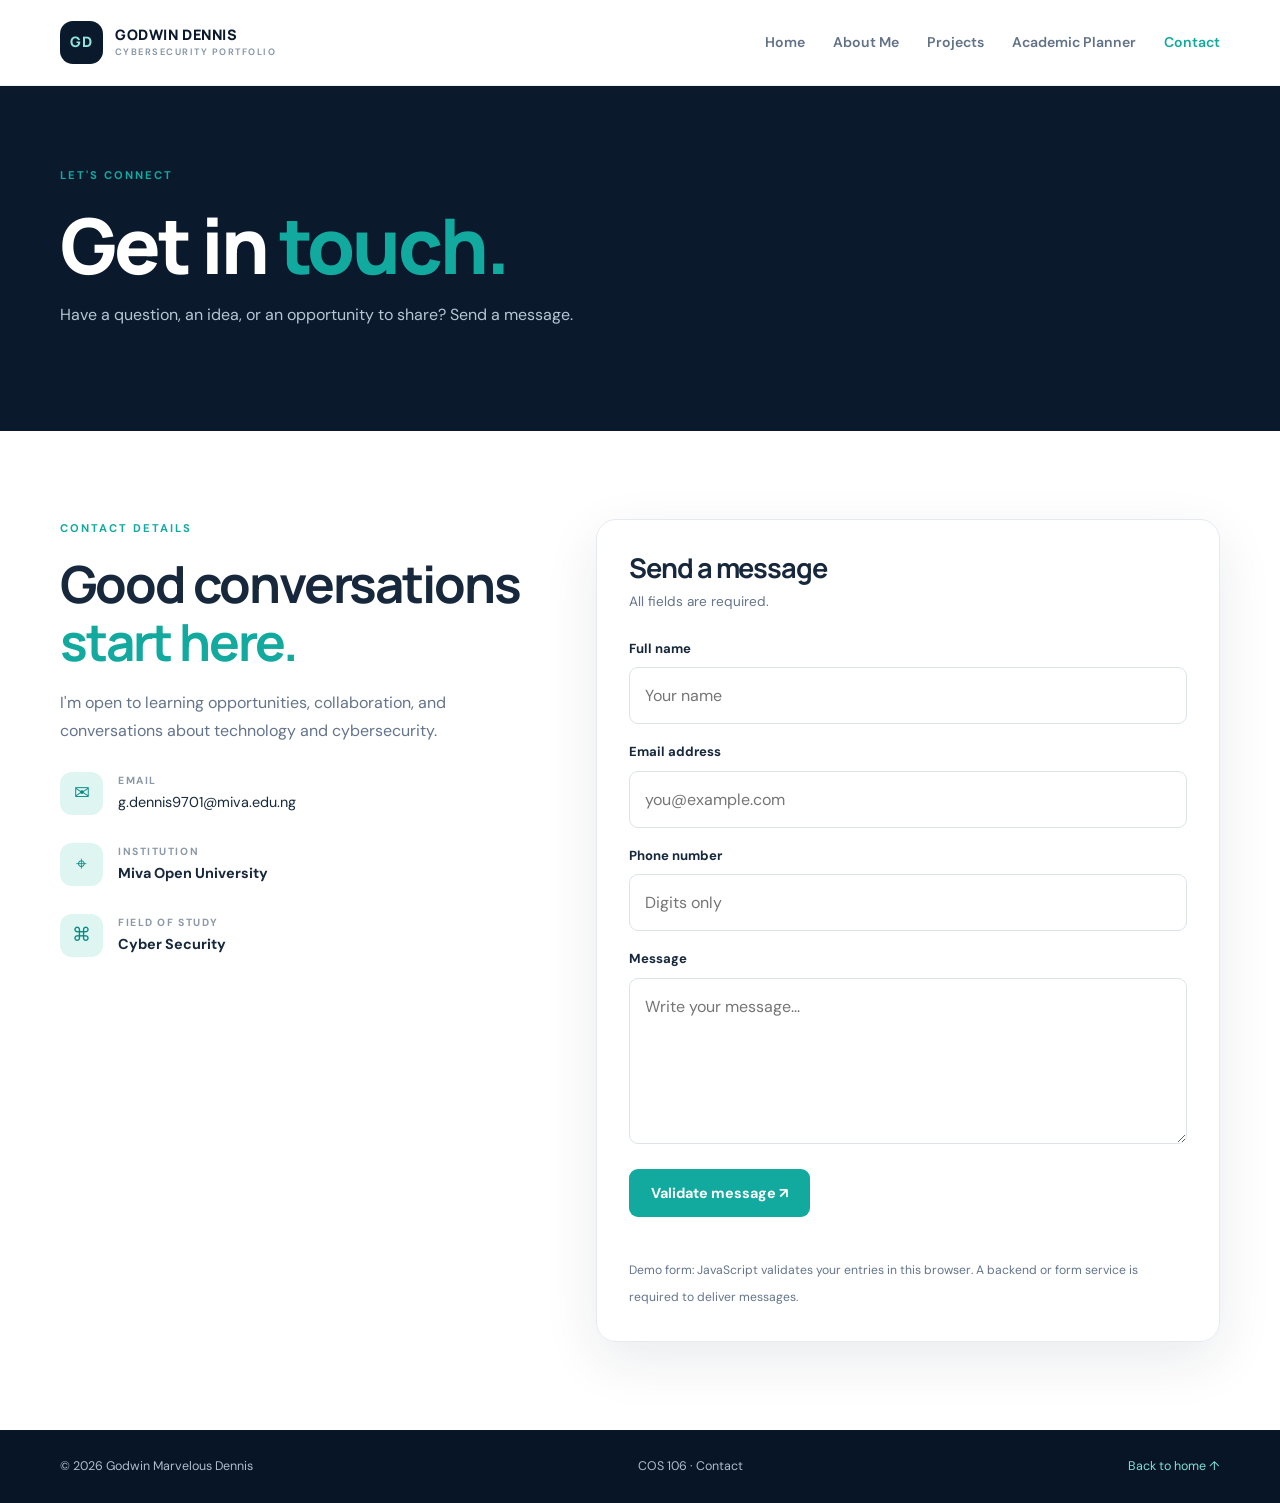
<file: contact.html>
<!DOCTYPE html><html lang="en"><head><meta charset="UTF-8"><meta name="viewport" content="width=device-width, initial-scale=1.0"><title>Contact | Godwin Dennis</title><link rel="stylesheet" href="styles.css"><script src="script.js" defer></script></head><body><header class="site-header"><a class="brand" href="index.html"><span class="brand-mark">GD</span><span>GODWIN DENNIS<small>CYBERSECURITY PORTFOLIO</small></span></a><button class="menu-toggle" aria-label="Toggle navigation" aria-expanded="false">☰</button><nav class="nav"><a href="index.html">Home</a><a href="about.html">About Me</a><a href="projects.html">Projects</a><a href="planner.html">Academic Planner</a><a class="active" href="contact.html">Contact</a></nav></header><main><section class="page-hero"><div class="container"><p class="eyebrow">LET'S CONNECT</p><h1>Get in <span>touch.</span></h1><p>Have a question, an idea, or an opportunity to share? Send a message.</p></div></section><section class="section container contact-layout"><div class="contact-copy"><p class="eyebrow">CONTACT DETAILS</p><h2>Good conversations<br><span>start here.</span></h2><p>I'm open to learning opportunities, collaboration, and conversations about technology and cybersecurity.</p><div class="contact-detail"><span>✉</span><div><small>EMAIL</small><a href="mailto:g.dennis9701@miva.edu.ng">g.dennis9701@miva.edu.ng</a></div></div><div class="contact-detail"><span>⌖</span><div><small>INSTITUTION</small><strong>Miva Open University</strong></div></div><div class="contact-detail"><span>⌘</span><div><small>FIELD OF STUDY</small><strong>Cyber Security</strong></div></div></div><form id="contact-form" class="contact-form" novalidate><div class="form-heading"><h2>Send a message</h2><p>All fields are required.</p></div><div class="field"><label for="name">Full name</label><input id="name" name="name" type="text" placeholder="Your name" required></div><div class="field"><label for="email">Email address</label><input id="email" name="email" type="email" placeholder="you@example.com" required></div><div class="field"><label for="phone">Phone number</label><input id="phone" name="phone" type="tel" inputmode="numeric" placeholder="Digits only" required></div><div class="field"><label for="message">Message</label><textarea id="message" name="message" rows="5" placeholder="Write your message..." required></textarea></div><button class="btn btn-primary" type="submit">Validate message ↗</button><p id="contact-feedback" class="form-feedback" role="status" aria-live="polite"></p><small class="muted">Demo form: JavaScript validates your entries in this browser. A backend or form service is required to deliver messages.</small></form></section></main><footer class="footer"><div class="container footer-inner"><span>© <span data-year></span> Godwin Marvelous Dennis</span><span>COS 106 · Contact</span><a href="index.html">Back to home ↑</a></div></footer></body></html>
</file>
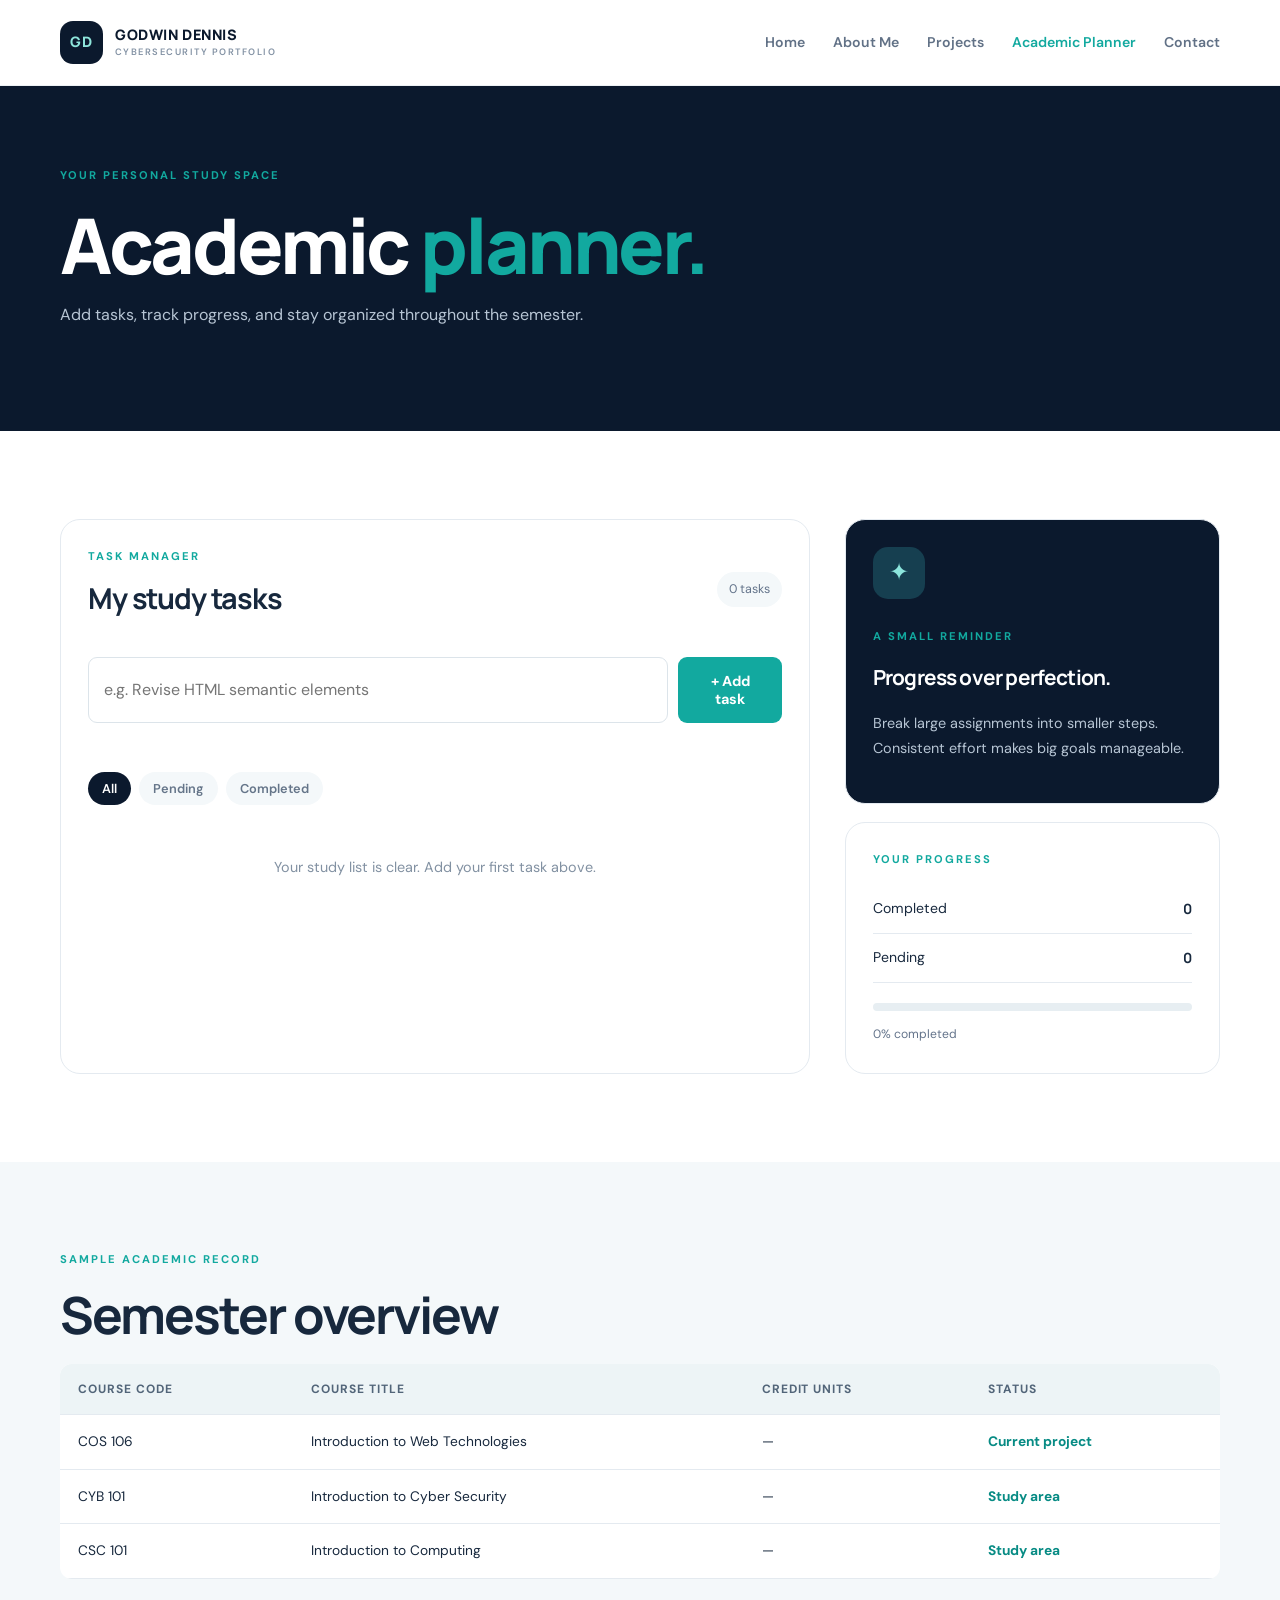
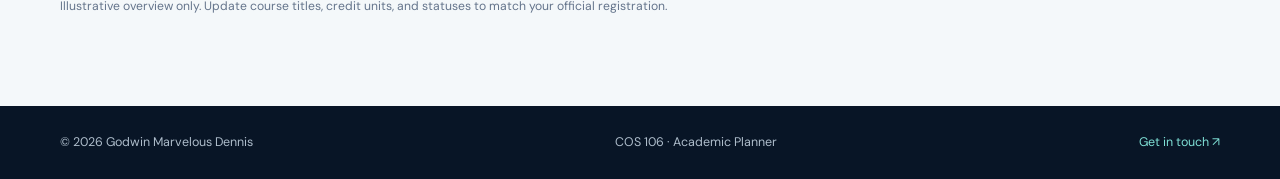
<file: planner.html>
<!DOCTYPE html><html lang="en"><head><meta charset="UTF-8"><meta name="viewport" content="width=device-width, initial-scale=1.0"><title>Academic Planner | Godwin Dennis</title><link rel="stylesheet" href="styles.css"><script src="script.js" defer></script></head><body><header class="site-header"><a class="brand" href="index.html"><span class="brand-mark">GD</span><span>GODWIN DENNIS<small>CYBERSECURITY PORTFOLIO</small></span></a><button class="menu-toggle" aria-label="Toggle navigation" aria-expanded="false">☰</button><nav class="nav"><a href="index.html">Home</a><a href="about.html">About Me</a><a href="projects.html">Projects</a><a class="active" href="planner.html">Academic Planner</a><a href="contact.html">Contact</a></nav></header><main><section class="page-hero"><div class="container"><p class="eyebrow">YOUR PERSONAL STUDY SPACE</p><h1>Academic <span>planner.</span></h1><p>Add tasks, track progress, and stay organized throughout the semester.</p></div></section><section class="section container planner-layout"><div class="planner-main"><div class="planner-top"><div><p class="eyebrow">TASK MANAGER</p><h2>My study tasks</h2></div><span class="task-count" id="task-count">0 tasks</span></div><form id="task-form" class="task-form"><label class="sr-only" for="task-input">New academic task</label><input id="task-input" type="text" placeholder="e.g. Revise HTML semantic elements" maxlength="120" required><button class="btn btn-primary" type="submit">+ Add task</button></form><p class="form-feedback" id="task-feedback" aria-live="polite"></p><div class="task-filters" role="group" aria-label="Filter tasks"><button class="filter-btn active" data-filter="all" type="button">All</button><button class="filter-btn" data-filter="active" type="button">Pending</button><button class="filter-btn" data-filter="completed" type="button">Completed</button></div><ul class="task-list" id="task-list" aria-live="polite"><li class="empty-state">Your study list is clear. Add your first task above.</li></ul></div><aside class="planner-aside"><div class="planner-note"><span class="feature-icon">✦</span><p class="eyebrow">A SMALL REMINDER</p><h3>Progress over perfection.</h3><p>Break large assignments into smaller steps. Consistent effort makes big goals manageable.</p></div><div class="planner-stats"><p class="eyebrow">YOUR PROGRESS</p><div class="stat-row"><span>Completed</span><strong id="completed-count">0</strong></div><div class="stat-row"><span>Pending</span><strong id="pending-count">0</strong></div><div class="progress-track"><i id="progress-bar"></i></div><small id="progress-label">0% completed</small></div></aside></section><section class="section soft-section"><div class="container"><p class="eyebrow">SAMPLE ACADEMIC RECORD</p><h2>Semester overview</h2><div class="table-wrap"><table><thead><tr><th>Course code</th><th>Course title</th><th>Credit units</th><th>Status</th></tr></thead><tbody><tr><td>COS 106</td><td>Introduction to Web Technologies</td><td>—</td><td><span class="table-status">Current project</span></td></tr><tr><td>CYB 101</td><td>Introduction to Cyber Security</td><td>—</td><td><span class="table-status">Study area</span></td></tr><tr><td>CSC 101</td><td>Introduction to Computing</td><td>—</td><td><span class="table-status">Study area</span></td></tr></tbody></table></div><small class="muted">Illustrative overview only. Update course titles, credit units, and statuses to match your official registration.</small></div></section></main><footer class="footer"><div class="container footer-inner"><span>© <span data-year></span> Godwin Marvelous Dennis</span><span>COS 106 · Academic Planner</span><a href="contact.html">Get in touch ↗</a></div></footer></body></html>
</file>
<file: styles.css>
@import url('https://fonts.googleapis.com/css2?family=DM+Sans:wght@400;500;600;700&family=Manrope:wght@400;500;600;700;800&display=swap');
:root{--navy:#0b192d;--navy2:#122740;--teal:#12a99f;--mint:#dff5f1;--ink:#17283d;--muted:#64748b;--line:#e4eaf0;--paper:#fff;--soft:#f4f8fa;--radius:20px;--shadow:0 18px 55px rgba(13,34,56,.09)}*{box-sizing:border-box}html{scroll-behavior:smooth}body{margin:0;font-family:'DM Sans',sans-serif;color:var(--ink);background:var(--paper);line-height:1.7}h1,h2,h3,.brand{font-family:Manrope,sans-serif;line-height:1.15;letter-spacing:-.04em}h1{font-size:clamp(3rem,7vw,5.8rem);margin:15px 0 22px;font-weight:800}h2{font-size:clamp(2rem,4vw,3.25rem);margin:10px 0 18px}h3{font-size:1.3rem}p{margin:0 0 16px}.container{width:min(1160px,calc(100% - 48px));margin:auto}.site-header{height:86px;display:flex;align-items:center;justify-content:space-between;padding:0 max(24px,calc((100vw - 1160px)/2));background:#fff;border-bottom:1px solid #edf1f4;position:sticky;top:0;z-index:20}.brand{display:flex;align-items:center;gap:12px;text-decoration:none;color:var(--navy);font-weight:800;font-size:.9rem;letter-spacing:.04em}.brand small{display:block;font:600 .58rem 'DM Sans',sans-serif;color:#8392a4;letter-spacing:.16em;margin-top:3px}.brand-mark{display:grid;place-items:center;width:43px;height:43px;border-radius:13px;background:var(--navy);color:#8ee5db;font-size:.9rem}.nav{display:flex;gap:28px;align-items:center}.nav a{font-size:.88rem;font-weight:600;text-decoration:none;color:#617186;transition:.2s}.nav a:hover,.nav a.active{color:var(--teal)}.menu-toggle{display:none;border:0;background:none;font-size:1.6rem;color:var(--navy)}.hero{display:grid;grid-template-columns:1.08fr .92fr;align-items:center;gap:65px;padding-top:80px;padding-bottom:100px;min-height:650px}.eyebrow,.mini-label{font-size:.7rem;letter-spacing:.18em;font-weight:700;color:var(--teal)}.hero h1 span,.page-hero h1 span,.about-content h2 span,.contact-copy h2 span,.media-layout h2 span{color:var(--teal)}.lead{font-size:1.12rem;line-height:1.9;color:#607086;max-width:610px}.lead strong{color:var(--ink)}.actions{display:flex;gap:13px;flex-wrap:wrap;margin:30px 0}.btn{display:inline-flex;align-items:center;justify-content:center;gap:15px;padding:14px 21px;border-radius:9px;font:700 .9rem 'DM Sans',sans-serif;text-decoration:none;border:1px solid transparent;cursor:pointer;transition:transform .2s,background .2s}.btn:hover{transform:translateY(-2px)}.btn-primary{background:var(--teal);color:#fff}.btn-primary:hover{background:#078b84}.btn-outline{border-color:#d9e2e9;color:var(--ink);background:#fff}.hero-meta{display:flex;gap:24px;flex-wrap:wrap;color:#8391a2;font-size:.78rem}.dot{display:inline-block;width:7px;height:7px;border-radius:50%;background:#1dbb8b;margin-right:8px}.hero-visual{position:relative;min-height:470px;display:grid;place-items:center}.image-frame{width:min(390px,85%);aspect-ratio:1;border-radius:34px;padding:13px;background:linear-gradient(140deg,#d9f4ef,#eaf0f7);box-shadow:var(--shadow);transform:rotate(3deg);z-index:2}.image-frame img{width:100%;height:100%;object-fit:cover;border-radius:25px}.floating-card{position:absolute;z-index:3;bottom:48px;left:0;background:#fff;padding:16px 20px;border-radius:14px;box-shadow:var(--shadow);display:flex;align-items:center;gap:12px}.floating-card strong,.floating-card small{display:block}.floating-card strong{font-size:.78rem}.floating-card small{font-size:.7rem;color:var(--muted)}.status-icon{display:grid;place-items:center;width:38px;height:38px;border-radius:11px;background:var(--mint);color:#078b84;font-size:1.2rem}.orbit{position:absolute;border:1px solid #dcece9;border-radius:50%;width:460px;height:460px}.orbit-two{width:520px;height:520px;border-style:dashed}.section{padding-top:88px;padding-bottom:88px}.dark-band{background:var(--navy);color:#fff}.intro-grid{display:grid;grid-template-columns:1fr 1fr;gap:70px;align-items:center}.dark-band h2{font-size:2.6rem}.dark-band h2 span{color:#6ed7cd}.dark-band p:not(.eyebrow){color:#b7c5d4}.text-link{display:inline-flex;gap:12px;color:var(--teal);font-weight:700;text-decoration:none;font-size:.9rem;margin-top:10px}.section-heading{display:flex;align-items:end;justify-content:space-between;gap:25px;margin-bottom:35px}.section-heading>p{color:var(--muted);max-width:340px}.feature-grid{display:grid;grid-template-columns:repeat(3,1fr);gap:20px}.feature-card,.info-card{border:1px solid var(--line);border-radius:var(--radius);padding:28px;background:#fff;position:relative}.feature-number{position:absolute;right:25px;top:25px;color:#c5d0da;font-size:.8rem;font-weight:700}.feature-icon{display:grid;place-items:center;width:52px;height:52px;background:var(--mint);color:#078b84;border-radius:15px;font-size:1.5rem;margin-bottom:28px}.feature-card p,.info-card p{color:var(--muted);font-size:.92rem}.callout{display:flex;justify-content:space-between;align-items:center;gap:25px;background:var(--soft);border-radius:24px;margin-bottom:80px;padding:42px 48px}.callout h2{font-size:2.2rem}.callout p:not(.eyebrow){color:var(--muted);max-width:590px}.footer{background:#081526;color:#aebdcb;padding:26px 0;font-size:.78rem}.footer-inner{display:flex;justify-content:space-between;gap:20px;flex-wrap:wrap}.footer a{color:#7fe0d6;text-decoration:none}.page-hero{background:var(--navy);color:#fff;padding:80px 0 86px}.page-hero h1{font-size:clamp(3rem,6vw,4.8rem);margin:12px 0}.page-hero p:not(.eyebrow){color:#b7c5d4;max-width:620px}.about-layout{display:grid;grid-template-columns:.75fr 1.25fr;gap:70px;align-items:start}.about-photo{border-radius:24px;overflow:hidden;box-shadow:var(--shadow);background:var(--soft);position:sticky;top:120px}.about-photo img{display:block;width:100%}.about-content>p:not(.eyebrow){color:#5d6e81}.vision-box{margin-top:25px;padding:23px 25px;background:var(--mint);border-left:4px solid var(--teal);border-radius:0 13px 13px 0}.vision-box p{font-family:Manrope,sans-serif;font-weight:700;font-size:1.05rem;margin:8px 0 0}.soft-section{background:var(--soft)}.two-column{display:grid;grid-template-columns:1fr 1fr;gap:20px}.info-card h3{margin:13px 0}.skills-grid{display:grid;grid-template-columns:1fr 1fr;gap:25px 40px}.skill-item>span{font-weight:700;font-size:.9rem}.skill-track,.progress-track{height:8px;background:#e7eef2;border-radius:99px;margin-top:10px;overflow:hidden}.skill-track i,.progress-track i{display:block;height:100%;background:var(--teal);border-radius:99px}.interests{margin-top:50px}.tag-list,.project-tags{display:flex;gap:10px;flex-wrap:wrap;padding:0;list-style:none}.tag-list li,.project-tags span{padding:8px 13px;background:var(--mint);color:#087e78;border-radius:30px;font-size:.78rem;font-weight:600}.notice{background:#eff8f7;border:1px solid #ccebe6;padding:17px 20px;border-radius:12px;color:#49636a;margin-bottom:30px;font-size:.9rem}.project-grid{display:grid;grid-template-columns:repeat(3,1fr);gap:22px}.project-card{border:1px solid var(--line);border-radius:20px;overflow:hidden;background:#fff;transition:.25s}.project-card:hover{transform:translateY(-5px);box-shadow:var(--shadow)}.project-card>img{display:block;width:100%;aspect-ratio:1.73;object-fit:cover}.project-body{padding:24px}.project-body h2{font-size:1.35rem;margin:12px 0}.project-body p{color:var(--muted);font-size:.88rem}.project-tags{margin:18px 0}.project-tags span{font-size:.7rem}.media-layout{display:grid;grid-template-columns:.85fr 1.15fr;gap:55px;align-items:center}.media-layout>div>p:not(.eyebrow){color:var(--muted)}.video-frame{background:#fff;padding:12px;border-radius:18px;box-shadow:var(--shadow)}.video-frame video{display:block;width:100%;border-radius:12px;background:#0b192d}.video-frame small{display:block;color:var(--muted);padding:9px 4px 0;font-size:.7rem}.planner-layout{display:grid;grid-template-columns:1.6fr .8fr;gap:35px}.planner-main,.planner-stats,.planner-note{border:1px solid var(--line);border-radius:20px;padding:27px;background:#fff}.planner-top{display:flex;justify-content:space-between;align-items:center}.planner-top h2{font-size:1.8rem}.task-count{font-size:.78rem;color:var(--muted);background:var(--soft);padding:7px 12px;border-radius:30px}.task-form{display:flex;gap:10px;margin:24px 0 6px}.task-form input,.field input,.field textarea{width:100%;padding:14px 15px;border:1px solid #dce4ea;border-radius:9px;font:inherit;color:var(--ink);background:#fff;outline:none}.task-form input:focus,.field input:focus,.field textarea:focus{border-color:var(--teal);box-shadow:0 0 0 3px rgba(18,169,159,.1)}.task-filters{display:flex;gap:8px;margin:20px 0}.filter-btn{border:0;background:var(--soft);padding:8px 14px;border-radius:30px;color:#657589;font:600 .8rem 'DM Sans';cursor:pointer}.filter-btn.active{background:var(--navy);color:#fff}.task-list{list-style:none;padding:0;margin:0}.task-item{display:flex;align-items:center;gap:12px;padding:15px 2px;border-bottom:1px solid #edf1f4}.task-item:last-child{border-bottom:0}.task-item input{accent-color:var(--teal);width:18px;height:18px}.task-text{flex:1;overflow-wrap:anywhere}.task-item.completed .task-text{text-decoration:line-through;color:#96a3b1}.delete-task{border:0;background:#fff1f0;color:#c34d45;border-radius:8px;padding:7px 10px;cursor:pointer}.empty-state{color:#8291a2;text-align:center;padding:30px 10px;font-size:.9rem}.planner-aside{display:flex;flex-direction:column;gap:18px}.planner-note{background:var(--navy);color:#fff}.planner-note .feature-icon{background:#163f50;color:#8ce6dd}.planner-note p:not(.eyebrow){color:#b7c5d4;font-size:.9rem}.planner-stats h3{margin-top:0}.stat-row{display:flex;justify-content:space-between;padding:12px 0;border-bottom:1px solid var(--line);font-size:.88rem}.stat-row strong{font-family:Manrope}.planner-stats .progress-track{margin:20px 0 8px}.planner-stats small,.muted{color:var(--muted);font-size:.76rem}.table-wrap{overflow-x:auto;margin:20px 0 12px}table{width:100%;border-collapse:collapse;background:#fff;border-radius:12px;overflow:hidden}th,td{text-align:left;padding:15px 18px;border-bottom:1px solid var(--line);font-size:.86rem}th{background:#edf4f6;color:#526579;font-size:.75rem;text-transform:uppercase;letter-spacing:.08em}.table-status{color:#078b84;font-weight:700}.contact-layout{display:grid;grid-template-columns:.85fr 1.15fr;gap:75px;align-items:start}.contact-copy>p:not(.eyebrow){color:var(--muted);max-width:400px}.contact-detail{display:flex;gap:15px;align-items:center;margin-top:28px}.contact-detail>span{width:43px;height:43px;display:grid;place-items:center;background:var(--mint);color:#078b84;border-radius:12px;font-size:1.2rem}.contact-detail small,.contact-detail strong,.contact-detail a{display:block}.contact-detail small{font-size:.65rem;letter-spacing:.15em;color:#8a98a8;font-weight:700}.contact-detail a,.contact-detail strong{font-size:.9rem;color:var(--ink);text-decoration:none}.contact-form{border:1px solid var(--line);border-radius:20px;padding:32px;box-shadow:var(--shadow)}.form-heading{margin-bottom:25px}.form-heading h2{font-size:1.7rem;margin:0 0 7px}.form-heading p{color:var(--muted);font-size:.85rem}.field{margin-bottom:17px}.field label{display:block;font-weight:700;font-size:.82rem;margin-bottom:7px}.field textarea{resize:vertical}.form-feedback{font-size:.83rem;min-height:20px;margin:9px 0;color:#078b84}.form-feedback.error{color:#c34d45}.sr-only{position:absolute;width:1px;height:1px;padding:0;margin:-1px;overflow:hidden;clip:rect(0,0,0,0);white-space:nowrap;border:0}
@media(max-width:900px){.nav{gap:15px}.nav a{font-size:.8rem}.hero{gap:25px}.project-grid{grid-template-columns:repeat(2,1fr)}.about-layout,.contact-layout{gap:35px}.planner-layout{grid-template-columns:1fr .75fr}}@media(max-width:700px){.container{width:min(100% - 36px,560px)}.site-header{height:72px;padding:0 18px}.menu-toggle{display:block}.nav{display:none;position:absolute;top:72px;left:0;right:0;background:#fff;padding:16px 22px 22px;box-shadow:0 15px 25px rgba(10,30,50,.1);flex-direction:column;align-items:stretch;gap:0}.nav.open{display:flex}.nav a{padding:12px 0;border-bottom:1px solid #edf1f4;font-size:.9rem}.hero{grid-template-columns:1fr;padding-top:55px;padding-bottom:65px;gap:15px}.hero-visual{min-height:390px}.image-frame{width:min(320px,80%)}.orbit{width:370px;height:370px}.orbit-two{width:410px;height:410px}.floating-card{left:0;bottom:28px}.intro-grid,.two-column,.about-layout,.media-layout,.planner-layout,.contact-layout{grid-template-columns:1fr;gap:28px}.section{padding-top:65px;padding-bottom:65px}.section-heading{align-items:start;flex-direction:column;gap:5px}.feature-grid{grid-template-columns:1fr}.callout{margin-bottom:55px;padding:30px;align-items:flex-start;flex-direction:column}.page-hero{padding:60px 0}.about-photo{position:static;max-width:360px}.project-grid{grid-template-columns:1fr}.skills-grid{grid-template-columns:1fr}.planner-aside{display:grid;grid-template-columns:1fr 1fr}.contact-form{padding:23px}.footer-inner{flex-direction:column;gap:8px}}@media(max-width:430px){.planner-aside{grid-template-columns:1fr}.task-form{flex-direction:column}.task-form .btn{width:100%}.brand{font-size:.8rem}.brand-mark{width:39px;height:39px}}
</file>
